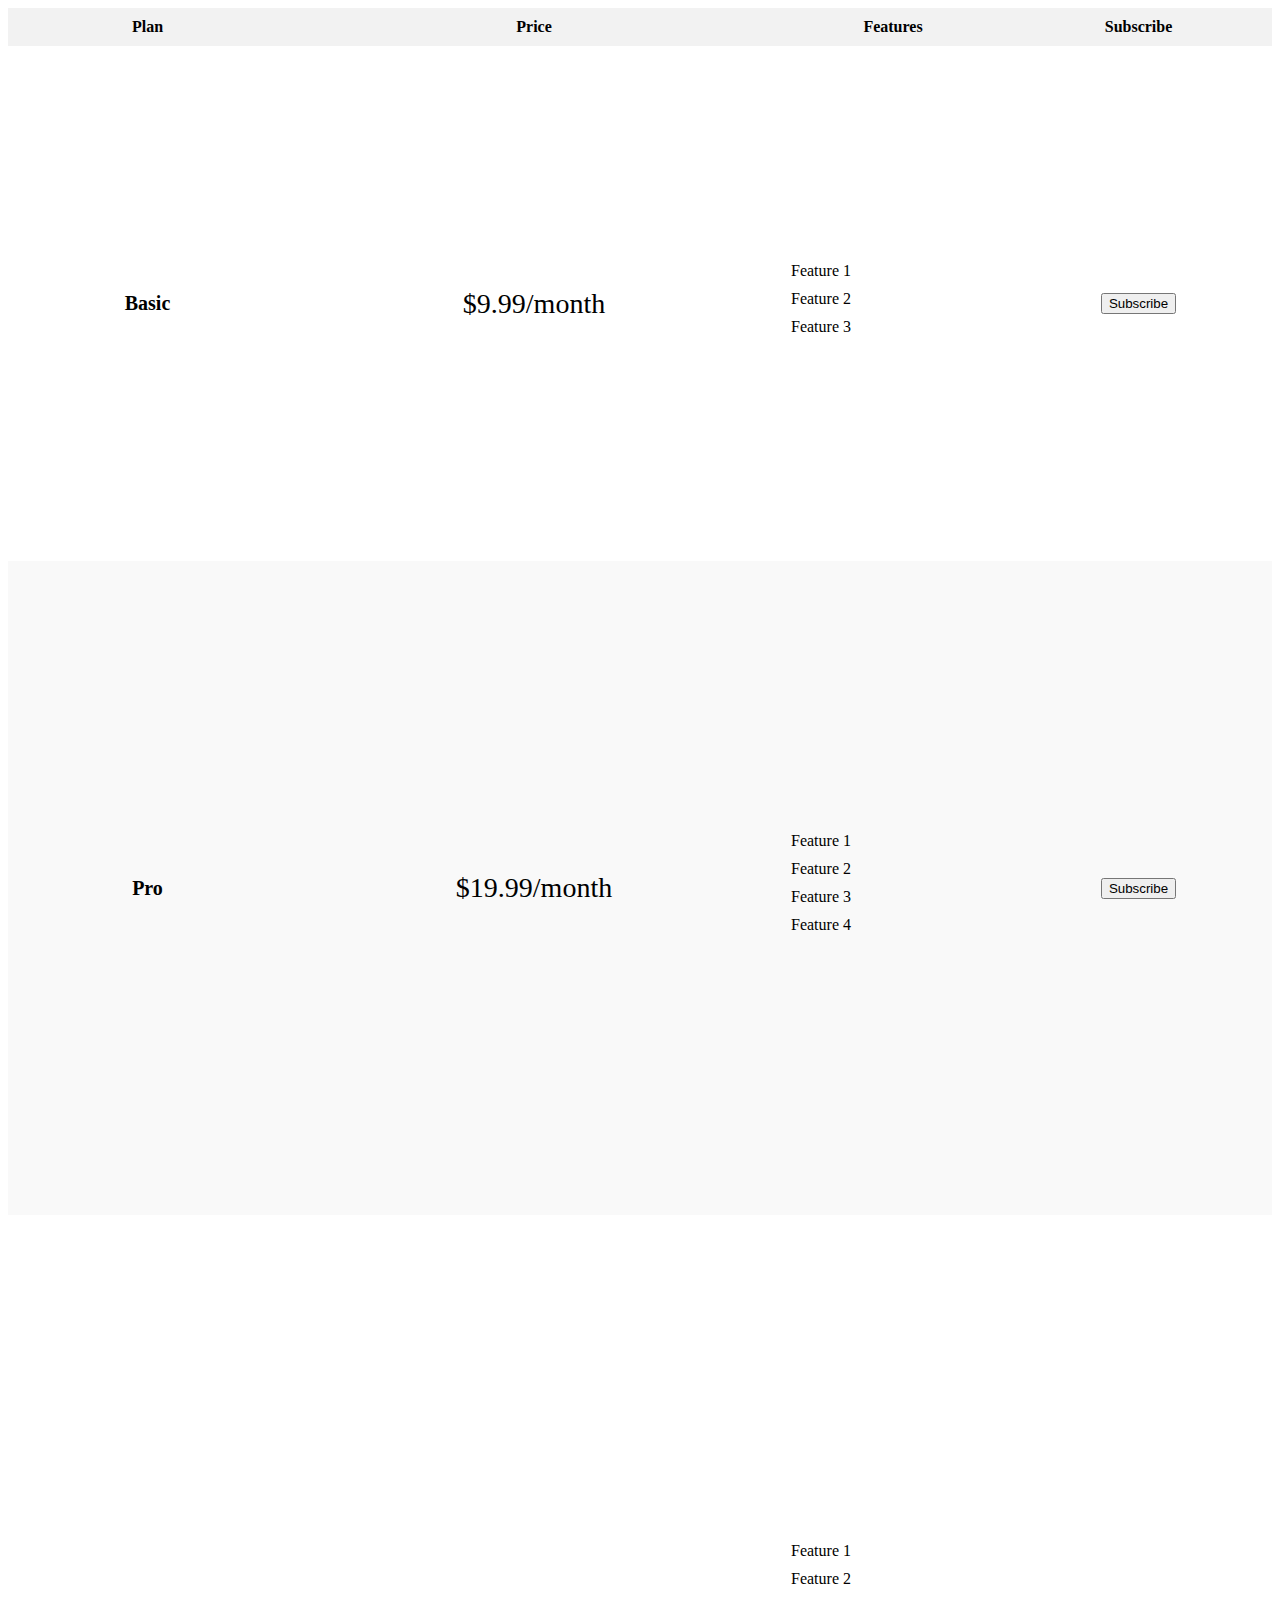
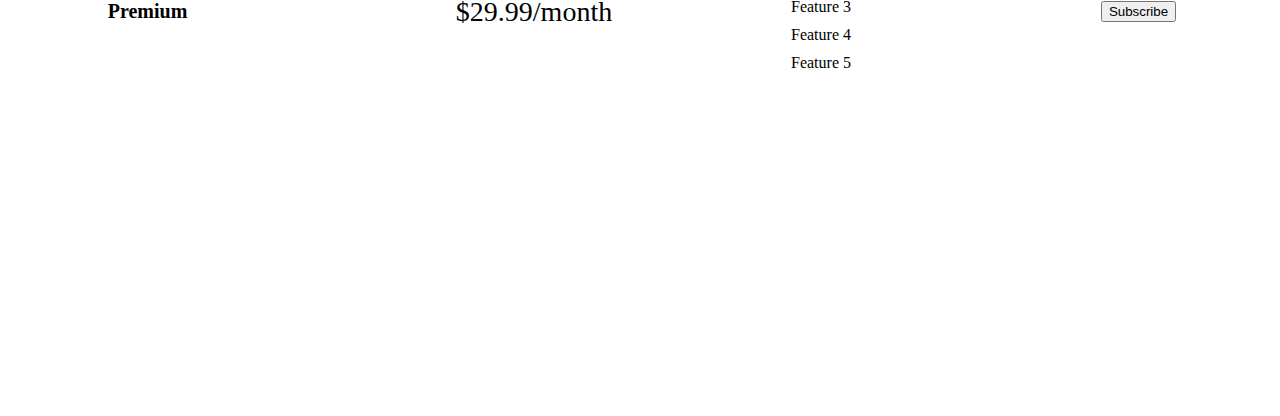
<file: Dynatic Table/index.html>
<!DOCTYPE html>
<html>
<head>
  <title>Price Table</title>
  <style>
    /* Styles for the price table */
    .price-table {
      width: 100%;
      border-collapse: collapse;
    }
    
    .price-table th,
    .price-table td {
      padding: 10px;
      text-align: center;
    }
    
    .price-table th {
      background-color: #f2f2f2;
    }
    
    .price-table tr:nth-child(even) {
      background-color: #f9f9f9;
    }
    
    .price-table tr:hover {
      background-color: #e6e6e6;
    }
    
    /* Styles for the pricing plan */
    .pricing-plan {
      font-size: 20px;
      font-weight: bold;
    }
    
    .price {
      font-size: 28px;
    }
    
    .features {
      list-style-type: none;
      padding: 0;
      margin: 0;
      text-align: left;
    }
    
    .features li {
      margin-bottom: 10px;
    }
  </style>
</head>
<body>
  <!-- <label for="tableHeight">Table Height:</label>
  <input type="text" id="tableHeight" placeholder="Enter table height">
  <button onclick="setTableHeight()">Set Height</button> -->

  <table data-height="2000" id="priceTable" class="price-table">
    <thead>
      <tr>
        <th>Plan</th>
        <th>Price</th>
        <th>Features</th>
        <th>Subscribe</th>
      </tr>
    </thead>
    <tbody>
      <tr>
        <td class="pricing-plan">Basic</td>
        <td class="price">$9.99/month</td>
        <td>
          <ul class="features">
            <li>Feature 1</li>
            <li>Feature 2</li>
            <li>Feature 3</li>
          </ul>
        </td>
        <td><button>Subscribe</button></td>
      </tr>
      <tr>
        <td class="pricing-plan">Pro</td>
        <td class="price">$19.99/month</td>
        <td>
          <ul class="features">
            <li>Feature 1</li>
            <li>Feature 2</li>
            <li>Feature 3</li>
            <li>Feature 4</li>
          </ul>
        </td>
        <td><button>Subscribe</button></td>
      </tr>
      <tr>
        <td class="pricing-plan">Premium</td>
        <td class="price">$29.99/month</td>
        <td>
          <ul class="features">
            <li>Feature 1</li>
            <li>Feature 2</li>
            <li>Feature 3</li>
            <li>Feature 4</li>
            <li>Feature 5</li>
          </ul>
        </td>
        <td><button>Subscribe</button></td>
      </tr>
    </tbody>
  </table>

  <script>
    window.addEventListener('DOMContentLoaded', function() {
        var table = document.getElementById('priceTable');
        var heightValue = table.getAttribute('data-height');
        table.style.height = heightValue + 'px';
      });
            
  </script>
</body>
</html>
</file>
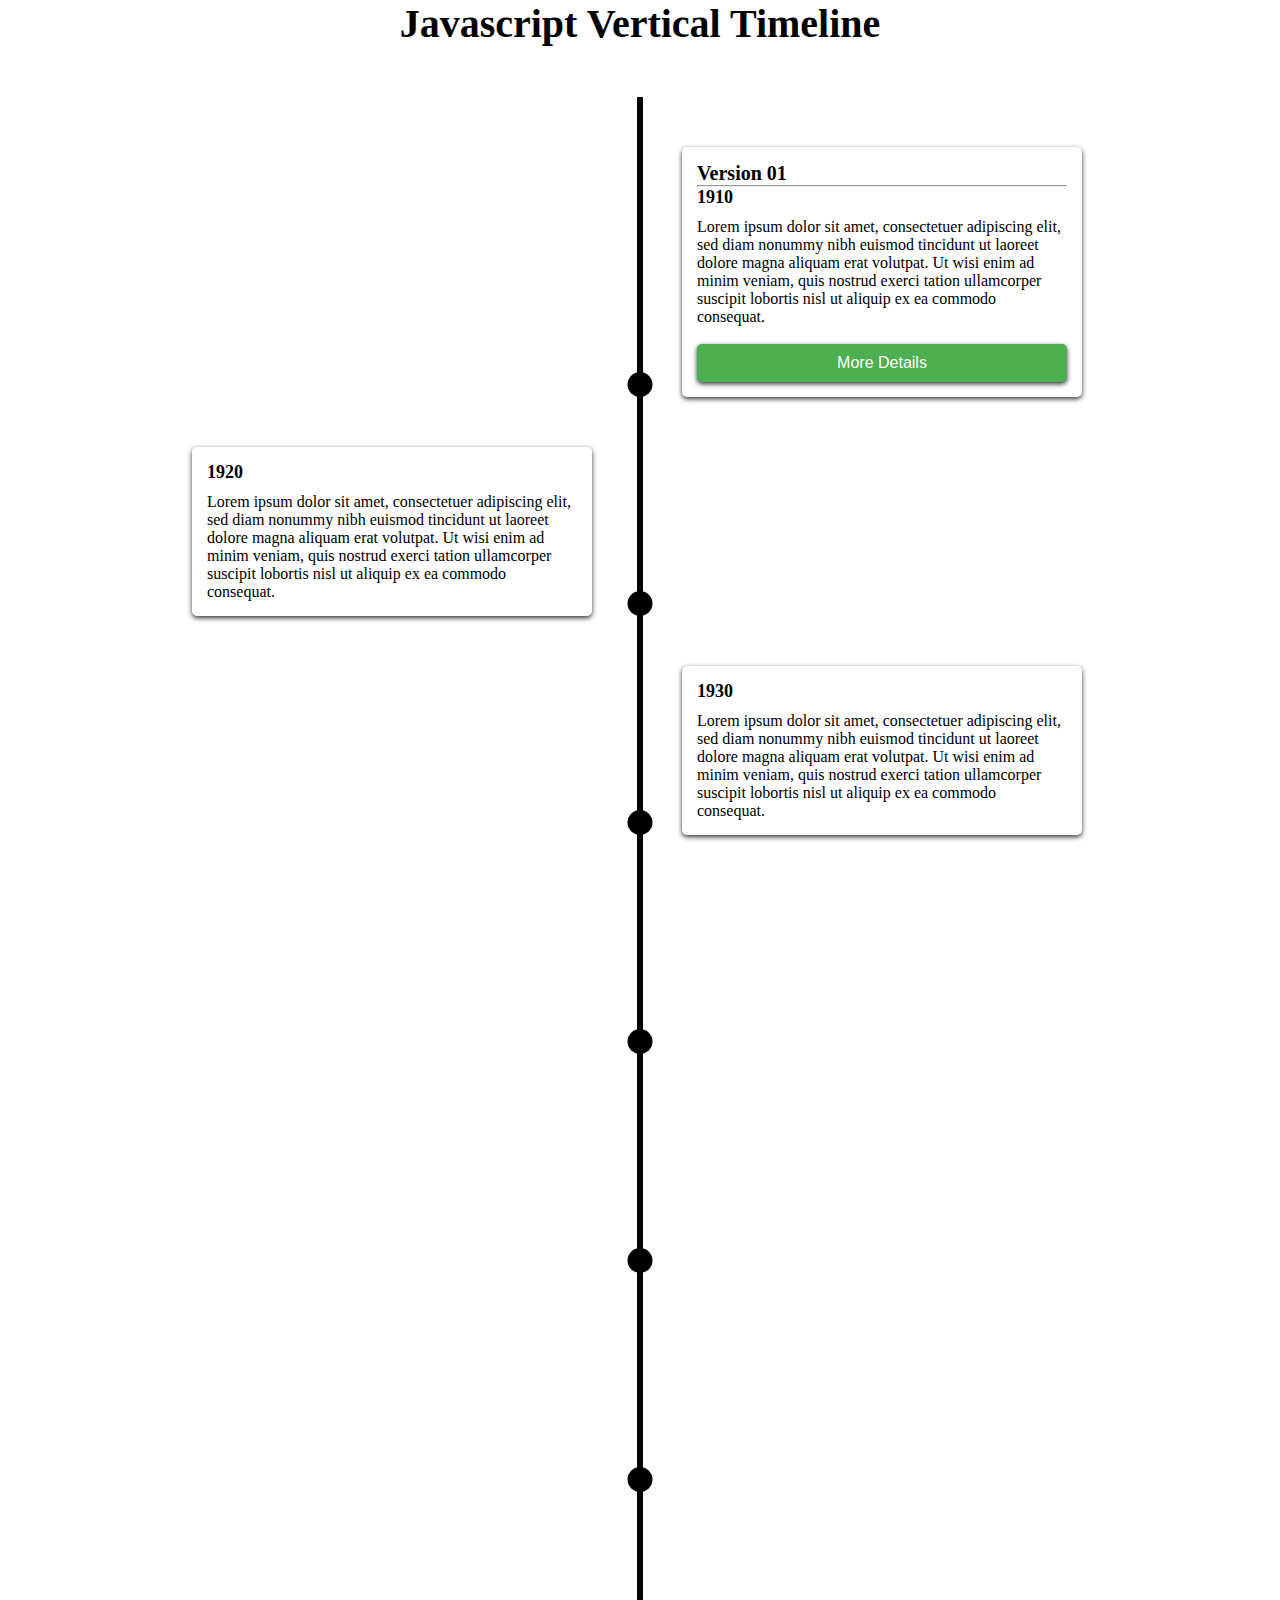
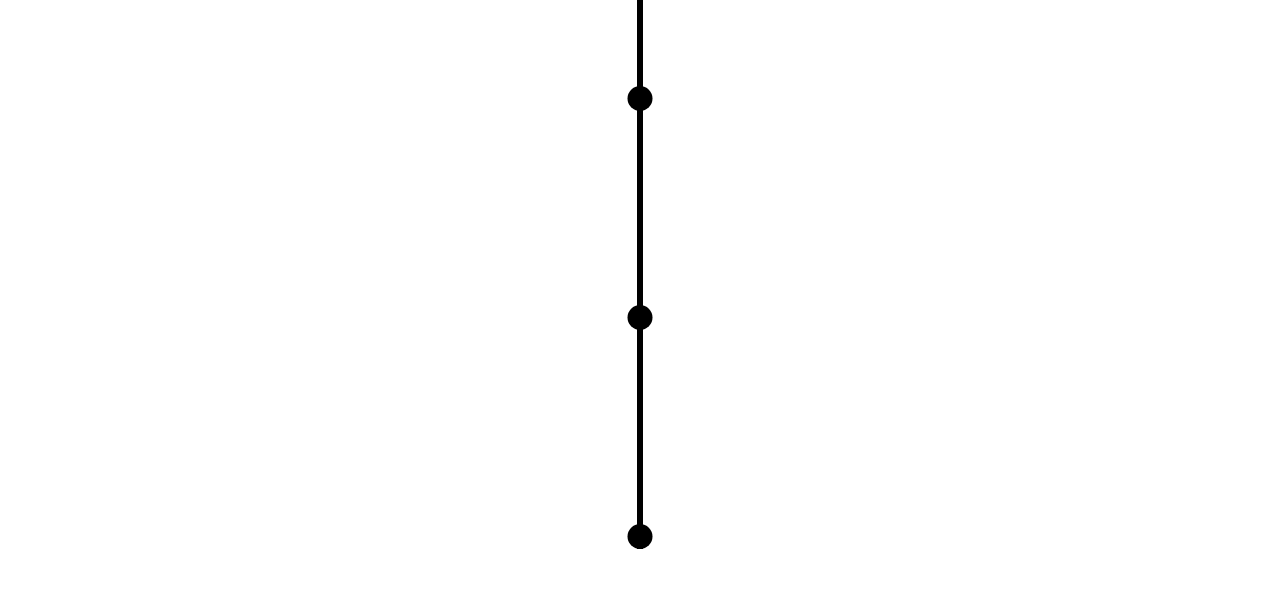
<file: timeline/index.html>
<!DOCTYPE html>
<html lang="en">
<head>
    <meta charset="UTF-8">
    <meta name="viewport" content="width=device-width, initial-scale=1.0">
    <title>Timeline</title>
    <link rel="stylesheet" href="style.css">
    <script defer src="main.js"></script>

</head>
<body>
    <h1>Javascript Vertical Timeline</h1>
    <div>
      <ul>
        <li>
          <div>
            <h2>Version 01</h2>
            <hr>
            <time>1910</time>
                <p>Lorem ipsum dolor sit amet, consectetuer adipiscing elit, sed diam nonummy nibh euismod tincidunt ut laoreet dolore magna aliquam erat volutpat. Ut wisi enim ad minim veniam, quis nostrud exerci tation ullamcorper suscipit lobortis nisl ut aliquip ex ea commodo consequat. 
                </p>
                <br>
                  <button class="green-button" onclick=" ">More Details</button>
          </div>
        </li>
        <li>
          <div>
            <time>1920</time>
            <p>Lorem ipsum dolor sit amet, consectetuer adipiscing elit, sed diam nonummy nibh euismod tincidunt ut laoreet dolore magna aliquam erat volutpat. Ut wisi enim ad minim veniam, quis nostrud exerci tation ullamcorper suscipit lobortis nisl ut aliquip ex ea commodo consequat. 
            </p>
          </div>
        </li>
        <li>
          <div>
            <time>1930</time>
            <p>Lorem ipsum dolor sit amet, consectetuer adipiscing elit, sed diam nonummy nibh euismod tincidunt ut laoreet dolore magna aliquam erat volutpat. Ut wisi enim ad minim veniam, quis nostrud exerci tation ullamcorper suscipit lobortis nisl ut aliquip ex ea commodo consequat. 
            </p>
          </div>
        </li>
        <li>
          <div>
            <time>1940</time>
            <p>Lorem ipsum dolor sit amet, consectetuer adipiscing elit, sed diam nonummy nibh euismod tincidunt ut laoreet dolore magna aliquam erat volutpat. Ut wisi enim ad minim veniam, quis nostrud exerci tation ullamcorper suscipit lobortis nisl ut aliquip ex ea commodo consequat. 
            </p>
          </div>
        </li>
        <li>
          <div>
            <time>1950</time>
            <p>Lorem ipsum dolor sit amet, consectetuer adipiscing elit, sed diam nonummy nibh euismod tincidunt ut laoreet dolore magna aliquam erat volutpat. Ut wisi enim ad minim veniam, quis nostrud exerci tation ullamcorper suscipit lobortis nisl ut aliquip ex ea commodo consequat. 
            </p>
          </div>
        </li>
        <li>
          <div>
            <time>1960</time>
            <p>Lorem ipsum dolor sit amet, consectetuer adipiscing elit, sed diam nonummy nibh euismod tincidunt ut laoreet dolore magna aliquam erat volutpat. Ut wisi enim ad minim veniam, quis nostrud exerci tation ullamcorper suscipit lobortis nisl ut aliquip ex ea commodo consequat. 
            </p>
          </div>
        </li>
        <li>
          <div>
            <time>1970</time>
            <p>Lorem ipsum dolor sit amet, consectetuer adipiscing elit, sed diam nonummy nibh euismod tincidunt ut laoreet dolore magna aliquam erat volutpat. Ut wisi enim ad minim veniam, quis nostrud exerci tation ullamcorper suscipit lobortis nisl ut aliquip ex ea commodo consequat. 
            </p>
          </div>
        </li>
        <li>
          <div>
            <time>1980</time>
            <p>Lorem ipsum dolor sit amet, consectetuer adipiscing elit, sed diam nonummy nibh euismod tincidunt ut laoreet dolore magna aliquam erat volutpat. Ut wisi enim ad minim veniam, quis nostrud exerci tation ullamcorper suscipit lobortis nisl ut aliquip ex ea commodo consequat. 
            </p>
          </div>
        </li>
        <li>
          <div>
            <time>1990</time>
            <p>Lorem ipsum dolor sit amet, consectetuer adipiscing elit, sed diam nonummy nibh euismod tincidunt ut laoreet dolore magna aliquam erat volutpat. Ut wisi enim ad minim veniam, quis nostrud exerci tation ullamcorper suscipit lobortis nisl ut aliquip ex ea commodo consequat. 
            </p>
          </div>
        </li>
      </ul>
    </div>
  </body>
</html>
</file>
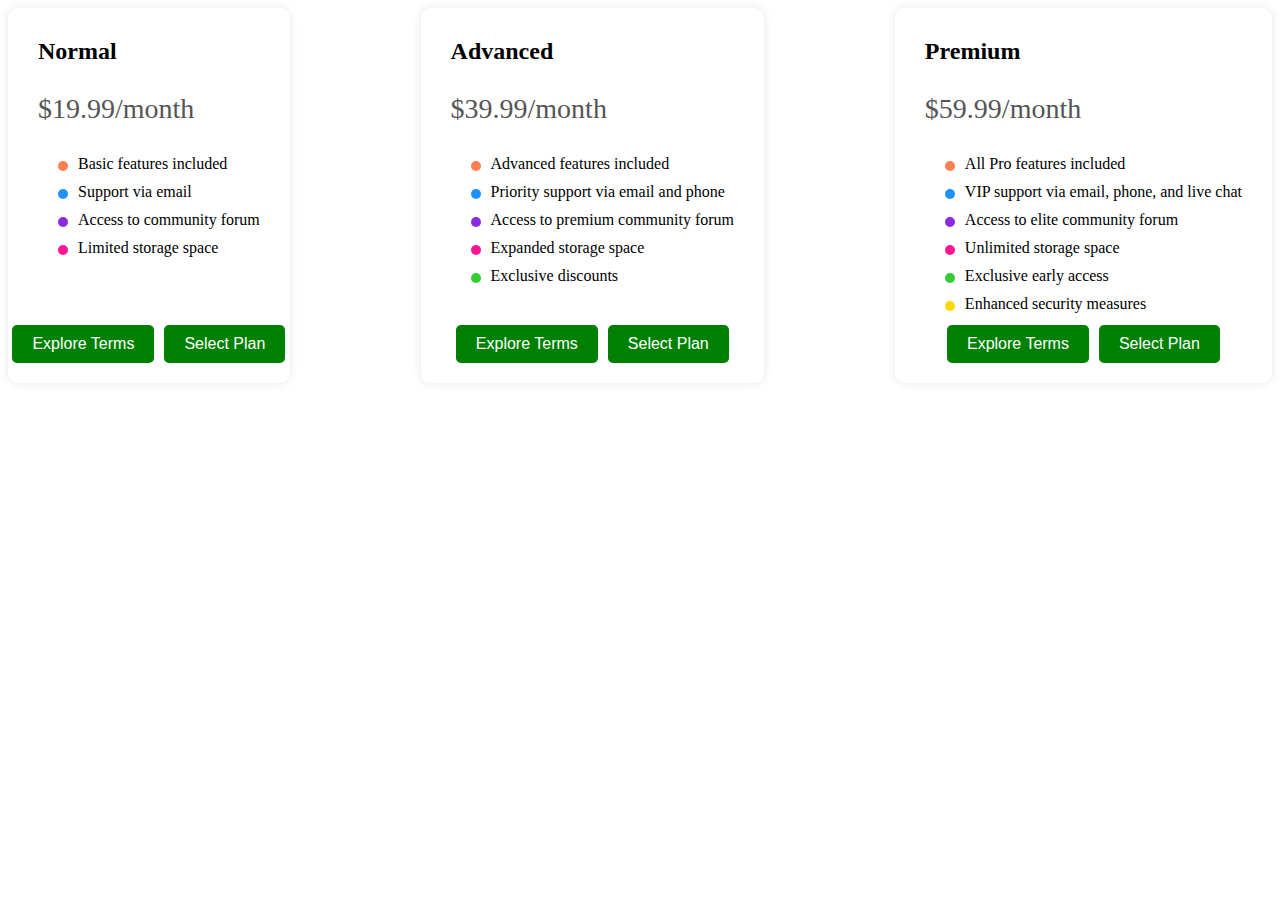
<file: virtual-boxes/index.html>
<!DOCTYPE html>
<html lang="en">
<head>
    <meta charset="UTF-8">
    <meta http-equiv="X-UA-Compatible" content="IE=edge">
    <meta name="viewport" content="width=device-width, initial-scale=1.0">
    <title>Box</title>
    <link rel="stylesheet" href="style.css">
</head>
<body>      
  <div class="price-table">
    <div class="price-card">
      <h2>Normal</h2>
      <p class="price">$19.99/month</p>
      <ul class="pros">
        <li class="feature1">Basic features included</li>
        <li class="feature2">Support via email</li>
        <li class="feature3">Access to community forum</li>
        <li class="feature4">Limited storage space</li>
      </ul>
      <div class="buttons">
        <button onclick="openLink('https://future-insight.blog/author')">Explore Terms</button>
        <button onclick="openLink('https://future-insight.blog/author')">Select Plan</button>
      </div>
    </div>
  
    <div class="price-card">
      <h2>Advanced</h2>
      <p class="price">$39.99/month</p>
      <ul class="pros">
        <li class="feature1">Advanced features included</li>
        <li class="feature2">Priority support via email and phone</li>
        <li class="feature3">Access to premium community forum</li>
        <li class="feature4">Expanded storage space</li>
        <li class="feature5">Exclusive discounts</li>
      </ul>
      <div class="buttons">
        <button onclick="openLink('https://example.com/advanced')">Explore Terms</button>
        <button onclick="openLink('https://example.com/advanced')">Select Plan</button>
      </div>
    </div>
  
    <div class="price-card">
      <h2>Premium</h2>
      <p class="price">$59.99/month</p>
      <ul class="pros">
        <li class="feature1">All Pro features included</li>
        <li class="feature2">VIP support via email, phone, and live chat</li>
        <li class="feature3">Access to elite community forum</li>
        <li class="feature4">Unlimited storage space</li>
        <li class="feature5">Exclusive early access</li>
        <li class="feature6">Enhanced security measures</li>

      </ul>
      <div class="buttons">
        <button onclick="openLink('https://example.com/premium')">Explore Terms</button>
        <button onclick="openLink('https://example.com/premium')">Select Plan</button>
      </div>
    </div>
  </div>
  
  <script src="main.js"></script>
</body>
</html>
</file>
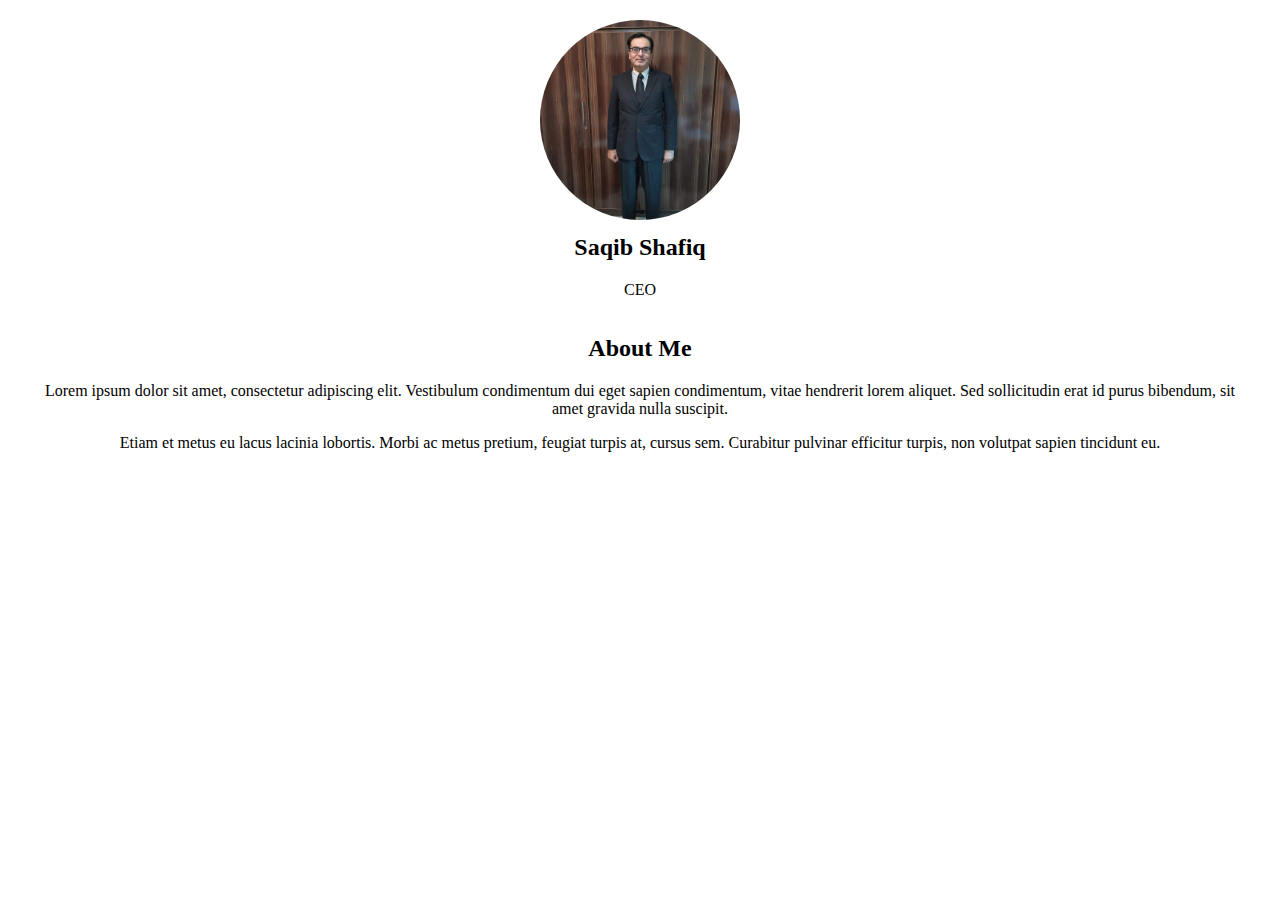
<file: Shafiq-Law-Chamber/CEO Page/index.html>
<!DOCTYPE html>
<html>
<head>
  <title>CEO Page</title>
  <style>
    main {
      margin: 20px;
      text-align: center;
    }

    .profile {
      display: inline-block;
    }

    .profile img {
      width: 200px;
      height: 200px;
      border-radius: 50%;
      object-fit: cover;
      object-position: center;
    }

    .profile h2 {
      margin-top: 10px;
    }

    .profile p {
      margin-top: 5px;
    }
  </style>
</head>
<body>
  <main>
    <div class="profile">
      <img src="/Shafiq-Law-Chamber/CEO Page/img/saqib.jpeg" alt="CEO Image">
      <h2>Saqib Shafiq</h2>
      <p>CEO</p>
    </div>

    <div>
      <h2>About Me</h2>
      <p>Lorem ipsum dolor sit amet, consectetur adipiscing elit. Vestibulum condimentum dui eget sapien condimentum, vitae hendrerit lorem aliquet. Sed sollicitudin erat id purus bibendum, sit amet gravida nulla suscipit.</p>
      <p>Etiam et metus eu lacus lacinia lobortis. Morbi ac metus pretium, feugiat turpis at, cursus sem. Curabitur pulvinar efficitur turpis, non volutpat sapien tincidunt eu.</p>
    </div>
  </main>
</body>
</html>
</file>
<file: timeline/style.css>
*,
*::before,
*::after {
  margin: 0;
  padding: 0;
  box-sizing: border-box;
}

body {
    color: white;
}

h1 {
  text-align:center;
  font-size: 40px;
  color: black;
}
h2 {
  font-size: 20px;
  color: black;
}

ul {
  padding: 50px 0;
}

ul li {
  position:relative;
  list-style-type: none;
  width: 6px;
  background-color: black;
  margin: 0 auto;
  padding-top: 50px;
}

p {
  color: black;
}


ul li::after {
  background-color: black;
  content: '';
  width: 25px;
  height: 25px;
  border-radius: 50%;
  position:absolute;
  left:50%;
  transform: translateX(-50%);
  bottom: 0;
  }


ul li div{
  position: relative;
  width: 400px;
  padding: 15px;
  border-radius: 5px;
  box-shadow: 0 2px 5px rgba(0, 0, 0, 0.8);
  bottom: 0;

}

ul li:nth-child(odd) div {
  left: 45px;
}

ul li:nth-child(even) div {
  left: -445px;
}

time {
    color: black;
    font-weight: bold;
    font-size: 18px;
    display: block;
    margin-bottom: 10px;
}

ul li div {
  visibility: hidden;
  opacity: 0;
  transition: all .5s ease-in-out;
}

ul li:nth-child(odd) div {
  transform: translate3d(200px, 0, 0);
}

ul li:nth-child(even) div {
  transform: translate3d(-200px, 0, 0);
}

ul li.show div {
  transform: none;
  visibility: visible;
  opacity: 1;
}

@media screen and (max-width: 900px) {
  ul li div {
    width: 250px;
  }
  ul li:nth-child(even) div {
    left: -289px;

  }
}
/* Css for the Button */
.green-button {
    padding: 10px 20px;
    font-size: 16px;
    color: #fff;
    background-color: #4CAF50;
    border: none;
    border-radius: 5px;
    cursor: pointer;
    margin-right: 10px;
    width: 100%;
    box-shadow: 0 2px 5px rgba(0, 0, 0, 0.8);
  }
.green-button:hover {
    background-color: #45a049;
  }
</file>
<file: virtual-boxes/style.css>
.price-table {
    display: flex;
    justify-content: space-between;
    gap: 30px;
  }

  .price-card {
    border-radius: 10px;
    padding: 30px;
    transition: background-color 0.3s;
    box-shadow: 0 0 10px rgba(0, 0, 0, 0.1);
    cursor: pointer;
    position: relative;
    padding-bottom: 40px; /* Add padding at the bottom */
  }

  .price-card:hover {
    background-color: #f9f9f9;
  }

  .price-card h2 {
    margin-top: 0;
    color: black;
  }

  .price {
    font-size: 28px;
    margin-bottom: 30px;
    color: #555;
  }

  .pros {
    list-style-type: none;
    padding-left: 20px;
    margin-bottom: 30px; /* Add margin at the bottom */
  }

  .pros li {
    color: black;
    position: relative;
    padding-left: 20px;
    margin-bottom: 10px;
    transition: color 0.3s;
  }

  .pros li::before {
    content: '';
    position: absolute;
    top: 6px;
    left: 0;
    width: 10px;
    height: 10px;
    border-radius: 50%;
    transition: background-color 0.3s;
  }

  .pros li:hover {
    color: black;
    font-weight: bold;
  }

  .pros li:hover::before {
    background-color: #ccc;
  }

  .pros li.feature1::before {
    background-color: #ff7f50;
  }

  .pros li.feature2::before {
    background-color: #1e90ff;
  }

  .pros li.feature3::before {
    background-color: #8a2be2;
  }

  .pros li.feature4::before {
    background-color: #ff1493;
  }

  .pros li.feature5::before {
    background-color: #32cd32;
  }

  .pros li.feature6::before {
    background-color: #ffd700;
  }

  .buttons {
    position: absolute;
    bottom: 0;
    left: 0;
    width: 100%;
    display: flex;
    justify-content: center;
    align-items: center;
    padding: 20px 0; /* Add padding at the top and bottom */
  }

  .buttons button {
    padding: 10px 20px;
    font-size: 16px;
    color: #fff;
    background-color: green;
    border: none;
    border-radius: 5px;
    cursor: pointer;
    margin: 0 5px;
    white-space: nowrap;
  }

  .buttons button:hover {
    background-color: darkgreen;
  }
</file>
